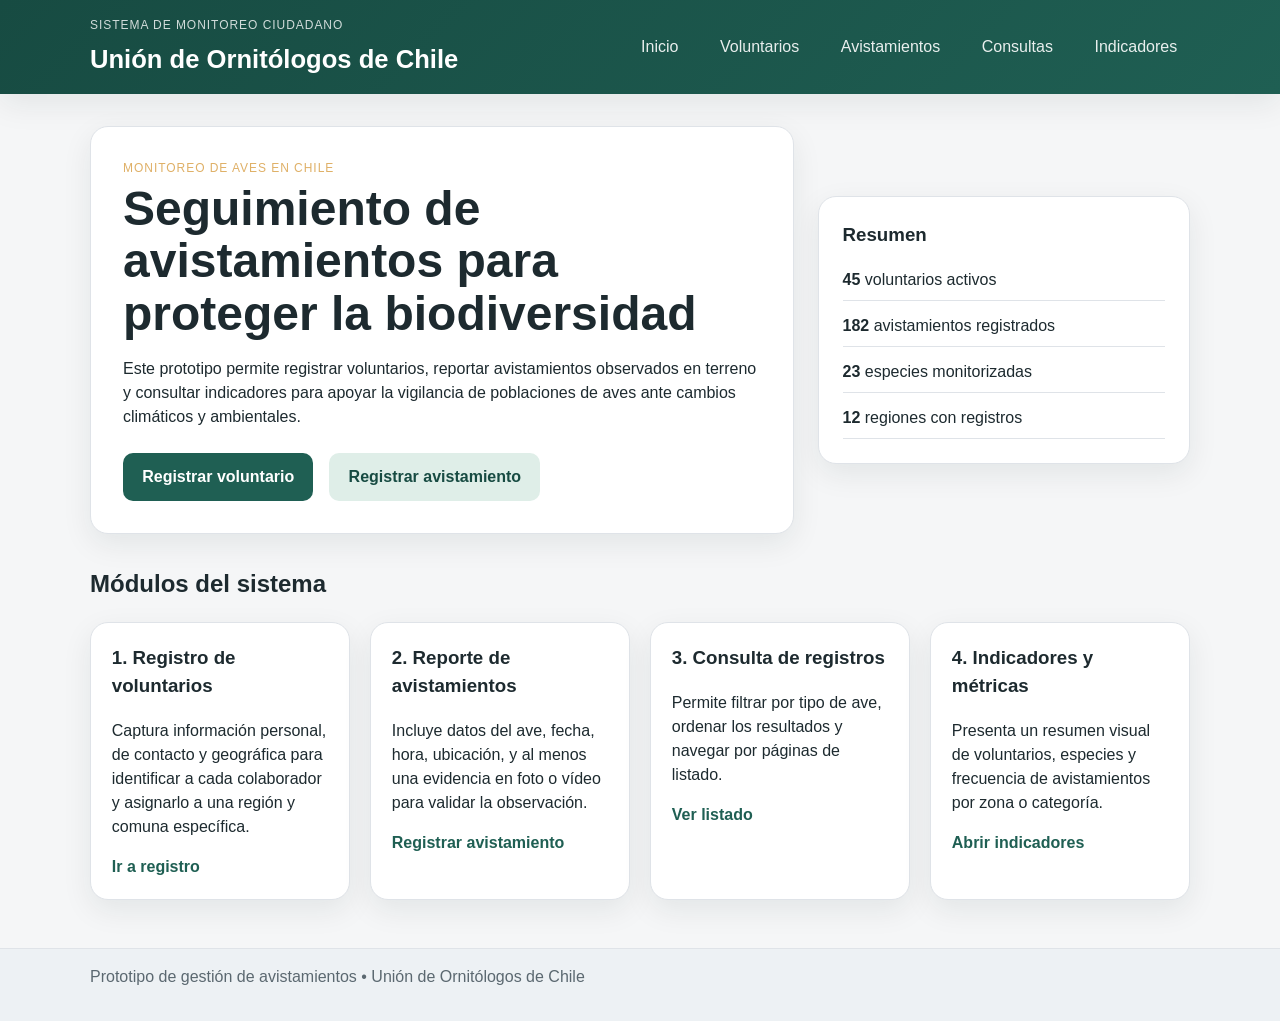
<file: index.html>
<!DOCTYPE html>
<html lang="es">
  <head>
    <meta charset="UTF-8" />
    <meta name="viewport" content="width=device-width, initial-scale=1.0" />
    <title>Unión de Ornitólogos de Chile</title>
    <link rel="stylesheet" href="styles.css" />
  </head>
  <body>
    <header class="site-header">
      <div class="container header-row">
        <div>
          <p class="eyebrow">Sistema de monitoreo ciudadano</p>
          <h1>Unión de Ornitólogos de Chile</h1>
        </div>
        <nav aria-label="Navegación principal" class="main-nav">
          <a href="index.html">Inicio</a>
          <a href="registro-voluntario.html">Voluntarios</a>
          <a href="nuevo-avistamiento.html">Avistamientos</a>
          <a href="consulta-avistamientos.html">Consultas</a>
          <a href="dashboard.html">Indicadores</a>
        </nav>
      </div>
    </header>

    <main class="container page-content">
      <section class="hero" aria-labelledby="titulo-principal">
        <div class="hero-copy">
          <p class="eyebrow accent">Monitoreo de aves en Chile</p>
          <h2 id="titulo-principal">Seguimiento de avistamientos para proteger la biodiversidad</h2>
          <p>
            Este prototipo permite registrar voluntarios, reportar avistamientos
            observados en terreno y consultar indicadores para apoyar la vigilancia
            de poblaciones de aves ante cambios climáticos y ambientales.
          </p>
          <div class="cta-group">
            <a class="button primary" href="registro-voluntario.html">Registrar voluntario</a>
            <a class="button secondary" href="nuevo-avistamiento.html">Registrar avistamiento</a>
          </div>
        </div>
        <aside class="hero-panel" aria-label="Resumen rápido del sistema">
          <h3>Resumen</h3>
          <ul>
            <li><strong>45</strong> voluntarios activos</li>
            <li><strong>182</strong> avistamientos registrados</li>
            <li><strong>23</strong> especies monitorizadas</li>
            <li><strong>12</strong> regiones con registros</li>
          </ul>
        </aside>
      </section>

      <section aria-labelledby="modulos-titulo" class="module-grid">
        <h2 id="modulos-titulo" class="section-title">Módulos del sistema</h2>

        <article class="card">
          <h3>1. Registro de voluntarios</h3>
          <p>
            Captura información personal, de contacto y geográfica para identificar
            a cada colaborador y asignarlo a una región y comuna específica.
          </p>
          <a href="registro-voluntario.html">Ir a registro</a>
        </article>

        <article class="card">
          <h3>2. Reporte de avistamientos</h3>
          <p>
            Incluye datos del ave, fecha, hora, ubicación, y al menos una evidencia
            en foto o vídeo para validar la observación.
          </p>
          <a href="nuevo-avistamiento.html">Registrar avistamiento</a>
        </article>

        <article class="card">
          <h3>3. Consulta de registros</h3>
          <p>
            Permite filtrar por tipo de ave, ordenar los resultados y navegar por
            páginas de listado.
          </p>
          <a href="consulta-avistamientos.html">Ver listado</a>
        </article>

        <article class="card">
          <h3>4. Indicadores y métricas</h3>
          <p>
            Presenta un resumen visual de voluntarios, especies y frecuencia de
            avistamientos por zona o categoría.
          </p>
          <a href="dashboard.html">Abrir indicadores</a>
        </article>
      </section>
    </main>

    <footer class="site-footer">
      <div class="container">
        <p>Prototipo de gestión de avistamientos • Unión de Ornitólogos de Chile</p>
      </div>
    </footer>
  </body>
</html>
</file>
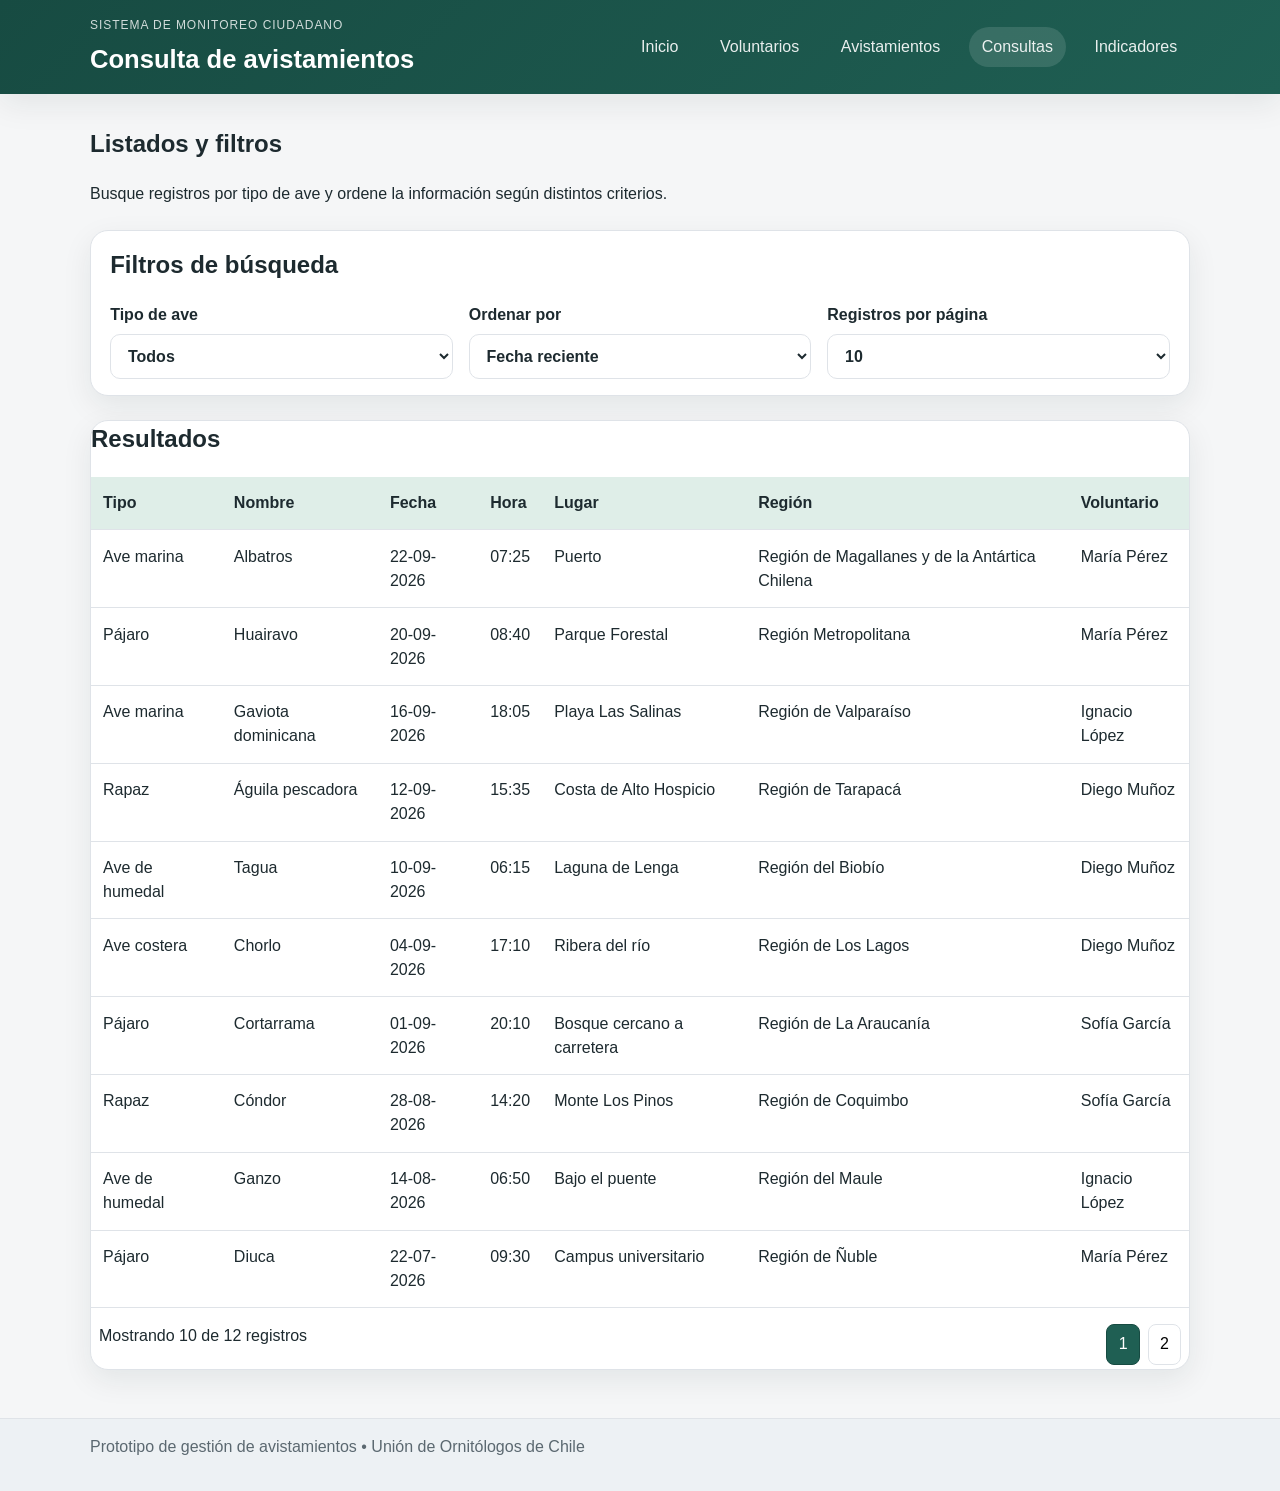
<file: consulta-avistamientos.html>
<!DOCTYPE html>
<html lang="es">
  <head>
    <meta charset="UTF-8" />
    <meta name="viewport" content="width=device-width, initial-scale=1.0" />
    <title>Consulta de avistamientos</title>
    <link rel="stylesheet" href="styles.css" />
  </head>
  <body>
    <header class="site-header">
      <div class="container header-row">
        <div>
          <p class="eyebrow">Sistema de monitoreo ciudadano</p>
          <h1>Consulta de avistamientos</h1>
        </div>
        <nav aria-label="Navegación principal" class="main-nav">
          <a href="index.html">Inicio</a>
          <a href="registro-voluntario.html">Voluntarios</a>
          <a href="nuevo-avistamiento.html">Avistamientos</a>
          <a href="consulta-avistamientos.html" class="active">Consultas</a>
          <a href="dashboard.html">Indicadores</a>
        </nav>
      </div>
    </header>

    <main class="container page-content">
      <section class="page-header">
        <h2>Listados y filtros</h2>
        <p>Busque registros por tipo de ave y ordene la información según distintos criterios.</p>
      </section>

      <section class="panel" aria-label="Filtros de búsqueda">
        <h2>Filtros de búsqueda</h2>
        <div class="filters">
          <label>
            <span>Tipo de ave</span>
            <select id="filterType">
              <option value="all">Todos</option>
              <option value="Pájaro">Pájaro</option>
              <option value="Ave marina">Ave marina</option>
              <option value="Rapaz">Rapaz</option>
              <option value="Ave de humedal">Ave de humedal</option>
              <option value="Ave costera">Ave costera</option>
              <option value="Otra">Otra</option>
            </select>
          </label>

          <label>
            <span>Ordenar por</span>
            <select id="sortOrder">
              <option value="fecha-desc">Fecha reciente</option>
              <option value="fecha-asc">Fecha antigua</option>
              <option value="lugar-asc">Lugar A-Z</option>
              <option value="lugar-desc">Lugar Z-A</option>
            </select>
          </label>

          <label>
            <span>Registros por página</span>
            <select id="pageSize">
              <option value="5">5</option>
              <option value="10" selected>10</option>
              <option value="20">20</option>
            </select>
          </label>
        </div>
      </section>

      <section class="table-panel">
        <h2>Resultados</h2>
        <table>
          <thead>
            <tr>
              <th>Tipo</th>
              <th>Nombre</th>
              <th>Fecha</th>
              <th>Hora</th>
              <th>Lugar</th>
              <th>Región</th>
              <th>Voluntario</th>
            </tr>
          </thead>
          <tbody id="observationsTableBody"></tbody>
        </table>

        <div class="table-footer">
          <p id="tableSummary">Mostrando 0 registros</p>
          <div class="pagination" id="pagination" role="navigation" aria-label="Paginación de resultados"></div>
        </div>
      </section>
    </main>

    <footer class="site-footer">
      <div class="container">
        <p>Prototipo de gestión de avistamientos • Unión de Ornitólogos de Chile</p>
      </div>
    </footer>

    <script src="script.js"></script>
  </body>
</html>
</file>
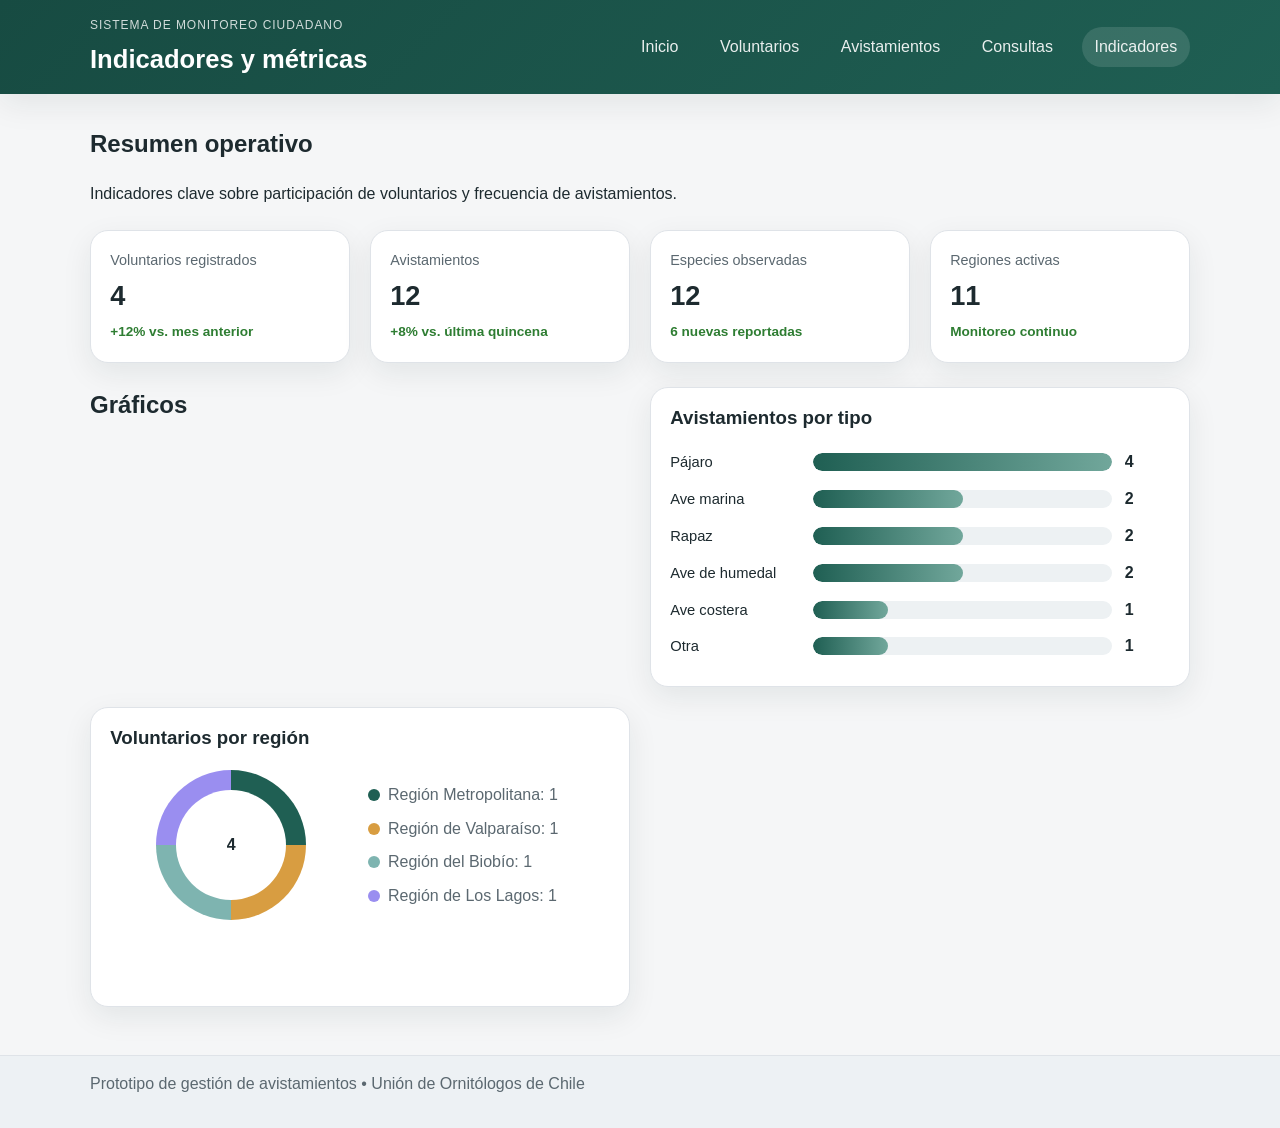
<file: dashboard.html>
<!DOCTYPE html>
<html lang="es">
  <head>
    <meta charset="UTF-8" />
    <meta name="viewport" content="width=device-width, initial-scale=1.0" />
    <title>Indicadores y métricas</title>
    <link rel="stylesheet" href="styles.css" />
  </head>
  <body>
    <header class="site-header">
      <div class="container header-row">
        <div>
          <p class="eyebrow">Sistema de monitoreo ciudadano</p>
          <h1>Indicadores y métricas</h1>
        </div>
        <nav aria-label="Navegación principal" class="main-nav">
          <a href="index.html">Inicio</a>
          <a href="registro-voluntario.html">Voluntarios</a>
          <a href="nuevo-avistamiento.html">Avistamientos</a>
          <a href="consulta-avistamientos.html">Consultas</a>
          <a href="dashboard.html" class="active">Indicadores</a>
        </nav>
      </div>
    </header>

    <main class="container page-content">
      <section class="page-header">
        <h2>Resumen operativo</h2>
        <p>Indicadores clave sobre participación de voluntarios y frecuencia de avistamientos.</p>
      </section>

      <section class="summary-grid" id="dashboardSummary" aria-label="Resumen operativo">
        <h2 class="sr-only">Resumen operativo</h2>
      </section>

      <section class="charts-grid" aria-label="Gráficos de indicadores">
        <h2 class="sr-only">Gráficos</h2>
        <article class="panel chart-panel">
          <h3>Avistamientos por tipo</h3>
          <div id="barChart" class="bar-chart" role="img" aria-label="Gráfico de barras por tipo de ave"></div>
        </article>

        <article class="panel chart-panel">
          <h3>Voluntarios por región</h3>
          <div id="donutChart" class="donut-chart" role="img" aria-label="Gráfico circular por región"></div>
        </article>
      </section>
    </main>

    <footer class="site-footer">
      <div class="container">
        <p>Prototipo de gestión de avistamientos • Unión de Ornitólogos de Chile</p>
      </div>
    </footer>

    <script src="script.js"></script>
  </body>
</html>
</file>
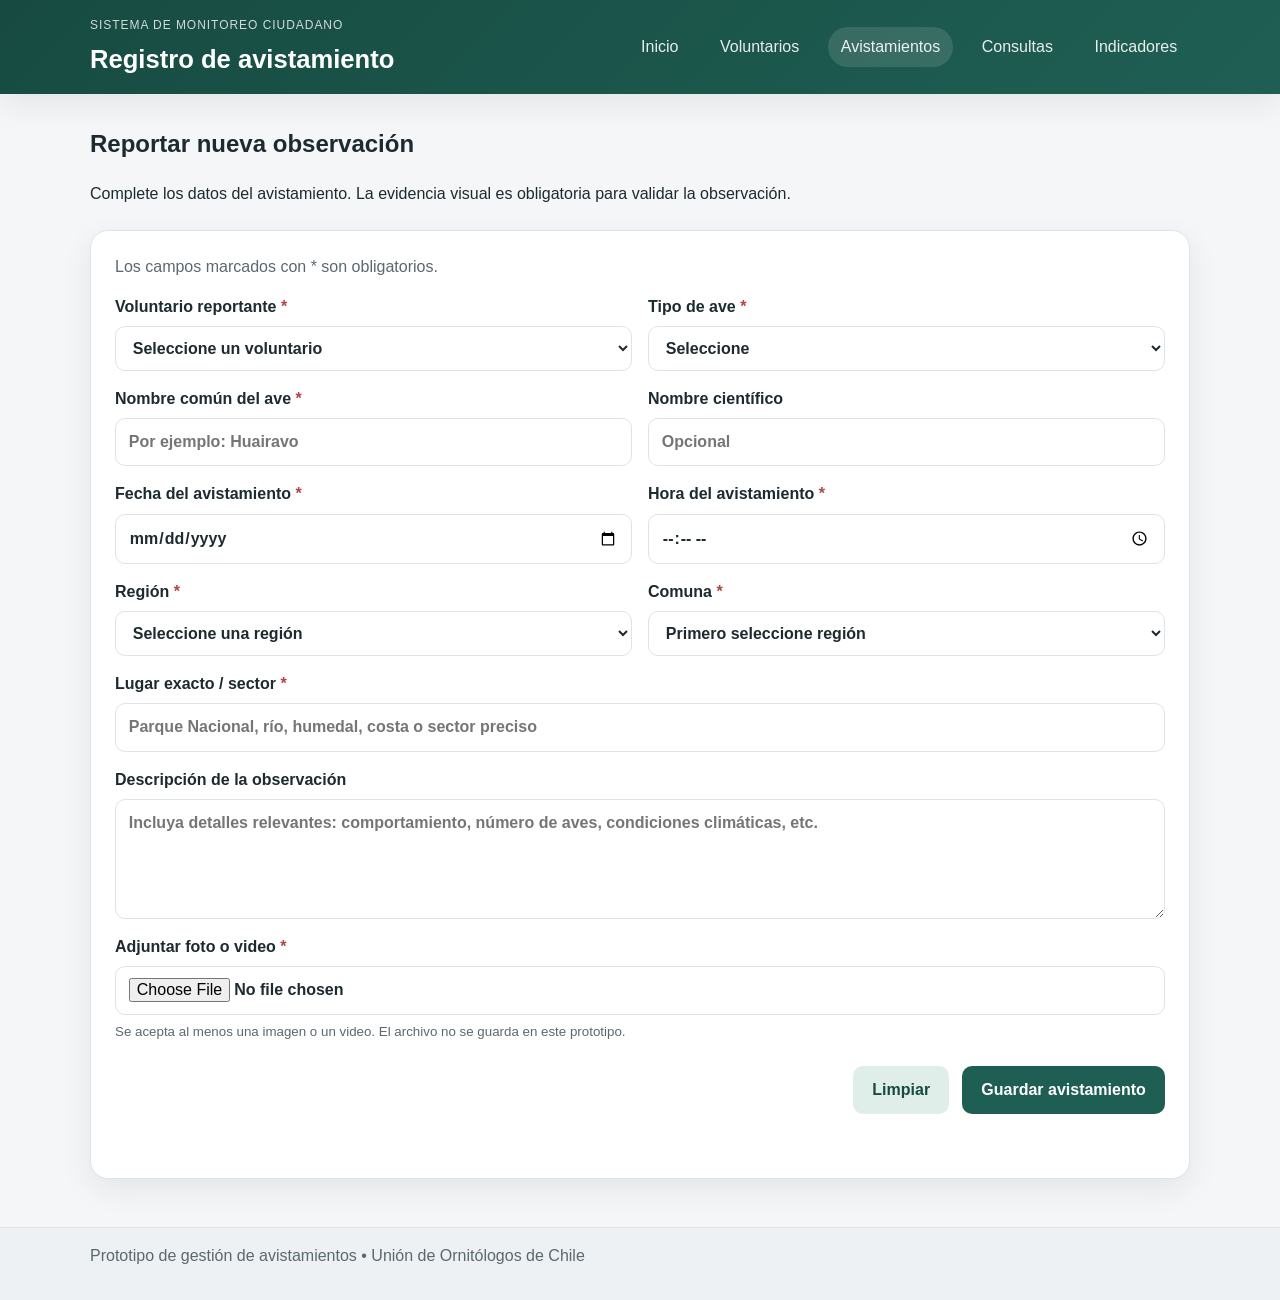
<file: nuevo-avistamiento.html>
<!DOCTYPE html>
<html lang="es">
  <head>
    <meta charset="UTF-8" />
    <meta name="viewport" content="width=device-width, initial-scale=1.0" />
    <title>Nuevo avistamiento</title>
    <link rel="stylesheet" href="styles.css" />
  </head>
  <body>
    <header class="site-header">
      <div class="container header-row">
        <div>
          <p class="eyebrow">Sistema de monitoreo ciudadano</p>
          <h1>Registro de avistamiento</h1>
        </div>
        <nav aria-label="Navegación principal" class="main-nav">
          <a href="index.html">Inicio</a>
          <a href="registro-voluntario.html">Voluntarios</a>
          <a href="nuevo-avistamiento.html" class="active">Avistamientos</a>
          <a href="consulta-avistamientos.html">Consultas</a>
          <a href="dashboard.html">Indicadores</a>
        </nav>
      </div>
    </header>

    <main class="container page-content">
      <section class="page-header">
        <h2>Reportar nueva observación</h2>
        <p>
          Complete los datos del avistamiento. La evidencia visual es obligatoria para
          validar la observación.
        </p>
      </section>

      <form id="observationForm" novalidate class="form-card" aria-describedby="observationHelp">
        <p id="observationHelp" class="form-help">
          Los campos marcados con <span class="required-mark">*</span> son obligatorios.
        </p>

        <div class="form-grid">
          <label>
            <span>Voluntario reportante <span class="required-mark">*</span></span>
            <select id="voluntario" name="voluntario">
              <option value="">Seleccione un voluntario</option>
            </select>
          </label>

          <label>
            <span>Tipo de ave <span class="required-mark">*</span></span>
            <select id="tipoAve" name="tipoAve">
              <option value="">Seleccione</option>
              <option value="Pájaro">Pájaro</option>
              <option value="Ave marina">Ave marina</option>
              <option value="Rapaz">Rapaz</option>
              <option value="Ave de humedal">Ave de humedal</option>
              <option value="Ave costera">Ave costera</option>
              <option value="Otra">Otra</option>
            </select>
          </label>

          <label>
            <span>Nombre común del ave <span class="required-mark">*</span></span>
            <input type="text" id="nombreAve" name="nombreAve" maxlength="80" placeholder="Por ejemplo: Huairavo" />
          </label>

          <label>
            <span>Nombre científico</span>
            <input type="text" id="cientificoAve" name="cientificoAve" maxlength="100" placeholder="Opcional" />
          </label>

          <label>
            <span>Fecha del avistamiento <span class="required-mark">*</span></span>
            <input type="date" id="fechaAvistamiento" name="fechaAvistamiento" />
          </label>

          <label>
            <span>Hora del avistamiento <span class="required-mark">*</span></span>
            <input type="time" id="horaAvistamiento" name="horaAvistamiento" />
          </label>

          <label>
            <span>Región <span class="required-mark">*</span></span>
            <select id="regionObservacion" name="regionObservacion">
              <option value="">Seleccione una región</option>
            </select>
          </label>

          <label>
            <span>Comuna <span class="required-mark">*</span></span>
            <select id="comunaObservacion" name="comunaObservacion">
              <option value="">Primero seleccione región</option>
            </select>
          </label>

          <label class="full-width">
            <span>Lugar exacto / sector <span class="required-mark">*</span></span>
            <input type="text" id="lugar" name="lugar" maxlength="200" placeholder="Parque Nacional, río, humedal, costa o sector preciso" />
          </label>

          <label class="full-width">
            <span>Descripción de la observación</span>
            <textarea id="descripcion" name="descripcion" rows="4" maxlength="500" placeholder="Incluya detalles relevantes: comportamiento, número de aves, condiciones climáticas, etc."></textarea>
          </label>

          <label class="full-width file-picker">
            <span>Adjuntar foto o video <span class="required-mark">*</span></span>
            <input type="file" id="archivo" name="archivo" accept="image/*,video/*" />
            <small>Se acepta al menos una imagen o un video. El archivo no se guarda en este prototipo.</small>
          </label>
        </div>

        <div class="actions">
          <button type="reset" class="button secondary">Limpiar</button>
          <button type="submit" class="button primary">Guardar avistamiento</button>
        </div>

        <div id="observationMessage" class="form-message" aria-live="polite"></div>
      </form>
    </main>

    <footer class="site-footer">
      <div class="container">
        <p>Prototipo de gestión de avistamientos • Unión de Ornitólogos de Chile</p>
      </div>
    </footer>

    <script src="script.js"></script>
  </body>
</html>
</file>
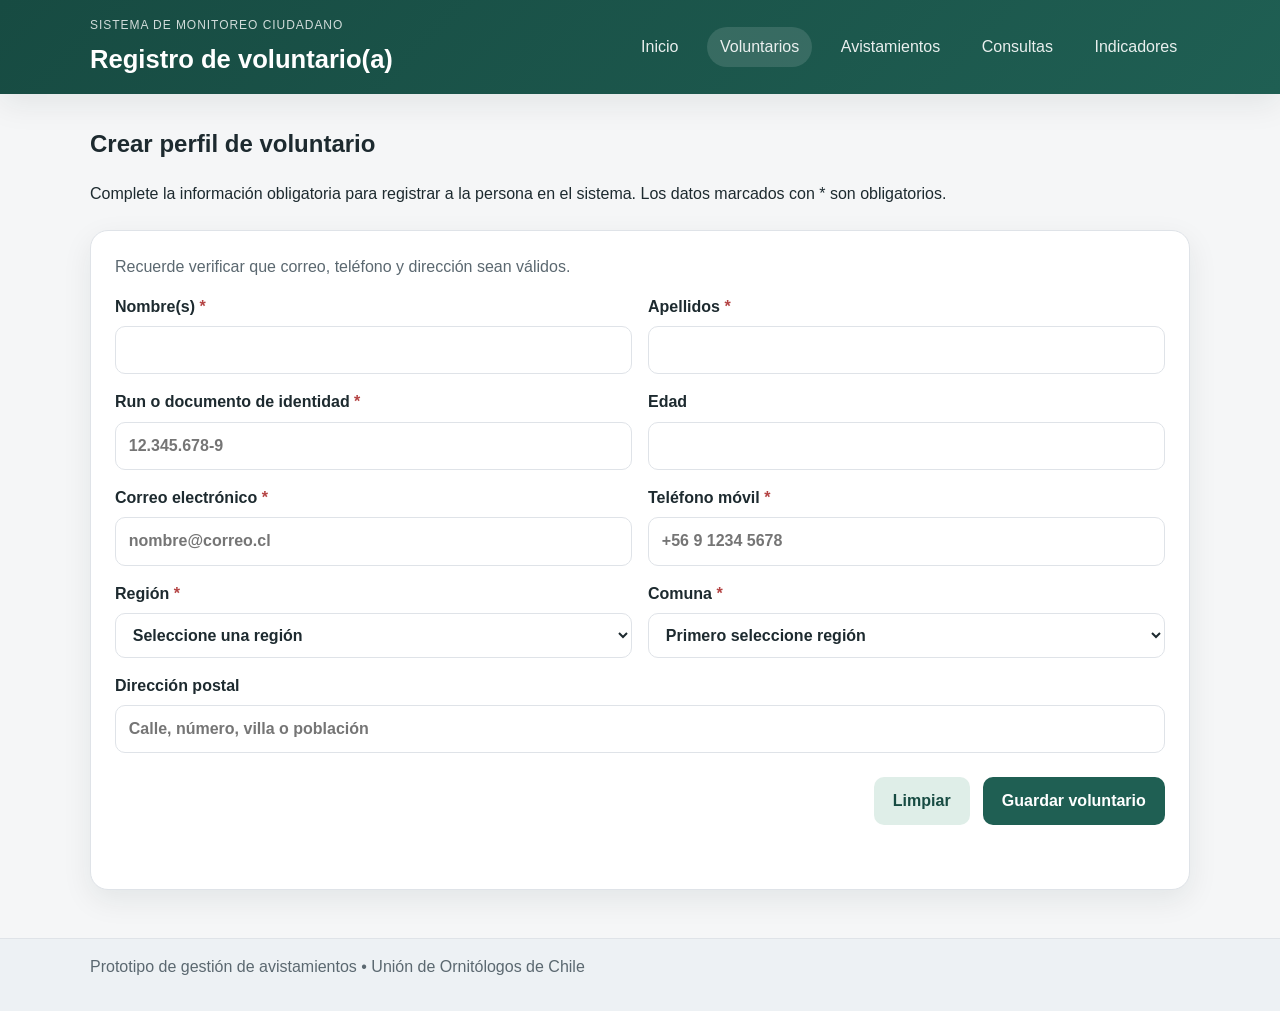
<file: registro-voluntario.html>
<!DOCTYPE html>
<html lang="es">
  <head>
    <meta charset="UTF-8" />
    <meta name="viewport" content="width=device-width, initial-scale=1.0" />
    <title>Registro de voluntario</title>
    <link rel="stylesheet" href="styles.css" />
  </head>
  <body>
    <header class="site-header">
      <div class="container header-row">
        <div>
          <p class="eyebrow">Sistema de monitoreo ciudadano</p>
          <h1>Registro de voluntario(a)</h1>
        </div>
        <nav aria-label="Navegación principal" class="main-nav">
          <a href="index.html">Inicio</a>
          <a href="registro-voluntario.html" class="active">Voluntarios</a>
          <a href="nuevo-avistamiento.html">Avistamientos</a>
          <a href="consulta-avistamientos.html">Consultas</a>
          <a href="dashboard.html">Indicadores</a>
        </nav>
      </div>
    </header>

    <main class="container page-content">
      <section class="page-header">
        <h2>Crear perfil de voluntario</h2>
        <p>
          Complete la información obligatoria para registrar a la persona en el
          sistema. Los datos marcados con <span class="required-mark">*</span> son obligatorios.
        </p>
      </section>

      <form id="volunteerForm" novalidate class="form-card" aria-describedby="volunteerHelp">
        <p id="volunteerHelp" class="form-help">
          Recuerde verificar que correo, teléfono y dirección sean válidos.
        </p>

        <div class="form-grid">
          <label>
            <span>Nombre(s) <span class="required-mark">*</span></span>
            <input type="text" id="nombre" name="nombre" maxlength="60" />
          </label>

          <label>
            <span>Apellidos <span class="required-mark">*</span></span>
            <input type="text" id="apellidos" name="apellidos" maxlength="80" />
          </label>

          <label>
            <span>Run o documento de identidad <span class="required-mark">*</span></span>
            <input type="text" id="documento" name="documento" placeholder="12.345.678-9" maxlength="12" />
          </label>

          <label>
            <span>Edad</span>
            <input type="number" id="edad" name="edad" min="10" max="120" />
          </label>

          <label>
            <span>Correo electrónico <span class="required-mark">*</span></span>
            <input type="email" id="email" name="email" maxlength="100" placeholder="nombre@correo.cl" />
          </label>

          <label>
            <span>Teléfono móvil <span class="required-mark">*</span></span>
            <input type="tel" id="telefono" name="telefono" maxlength="15" placeholder="+56 9 1234 5678" />
          </label>

          <label>
            <span>Región <span class="required-mark">*</span></span>
            <select id="region" name="region">
              <option value="">Seleccione una región</option>
            </select>
          </label>

          <label>
            <span>Comuna <span class="required-mark">*</span></span>
            <select id="comuna" name="comuna">
              <option value="">Primero seleccione región</option>
            </select>
          </label>

          <label class="full-width">
            <span>Dirección postal</span>
            <input type="text" id="direccion" name="direccion" maxlength="200" placeholder="Calle, número, villa o población" />
          </label>
        </div>

        <div class="actions">
          <button type="reset" class="button secondary">Limpiar</button>
          <button type="submit" class="button primary">Guardar voluntario</button>
        </div>

        <div id="volunteerMessage" class="form-message" aria-live="polite"></div>
      </form>
    </main>

    <footer class="site-footer">
      <div class="container">
        <p>Prototipo de gestión de avistamientos • Unión de Ornitólogos de Chile</p>
      </div>
    </footer>

    <script src="script.js"></script>
  </body>
</html>
</file>
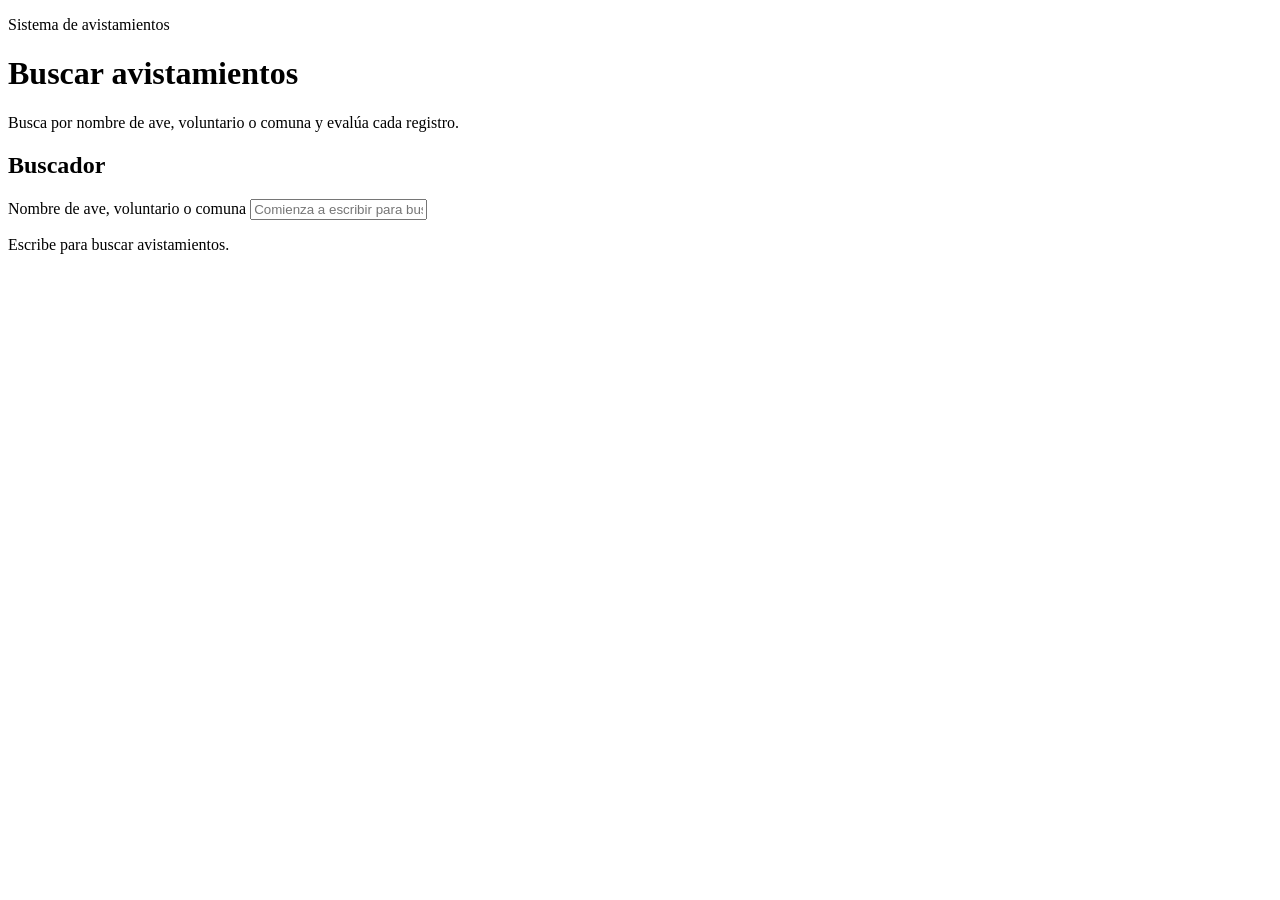
<file: springboot/src/main/resources/templates/buscador.html>
<!DOCTYPE html>
<html lang="es" xmlns:th="http://www.thymeleaf.org">
<head>
  <meta charset="UTF-8">
  <meta name="viewport" content="width=device-width, initial-scale=1">
  <title>Buscador de avistamientos</title>
  <link rel="stylesheet" th:href="@{/css/buscador.css}">
  <script th:src="@{/js/buscador.js}" defer></script>
</head>
<body>
  <main class="container">
    <header class="page-header">
      <p class="eyebrow">Sistema de avistamientos</p>
      <h1>Buscar avistamientos</h1>
      <p>Busca por nombre de ave, voluntario o comuna y evalúa cada registro.</p>
    </header>

    <section class="panel" aria-labelledby="search-title">
      <h2 id="search-title">Buscador</h2>
      <form id="search-form" role="search">
        <label for="search-input">Nombre de ave, voluntario o comuna</label>
        <input id="search-input" name="q" type="text" autocomplete="off"
               placeholder="Comienza a escribir para buscar" aria-describedby="search-status">
      </form>
      <p id="search-status" class="status" role="status" aria-live="polite">Escribe para buscar avistamientos.</p>

      <div id="results-wrap" class="table-wrap" hidden>
        <table>
          <thead>
            <tr>
              <th scope="col">Voluntario</th>
              <th scope="col">Día</th>
              <th scope="col">Ave</th>
              <th scope="col">Comuna</th>
              <th scope="col">Nota promedio</th>
              <th scope="col">Evaluar</th>
            </tr>
          </thead>
          <tbody id="results"></tbody>
        </table>
      </div>
    </section>
  </main>
</body>
</html>
</file>
<file: styles.css>
:root {
  --primary: #1f5f53;
  --primary-dark: #174b42;
  --primary-soft: #dfeee8;
  --accent: #d89d41;
  --text: #1d2a2f;
  --muted: #5b6870;
  --border: #dfe3e8;
  --surface: #ffffff;
  --background: #f5f6f7;
  --danger: #b44343;
  --success: #2e7d32;
  --shadow: 0 10px 30px rgba(16, 39, 43, 0.08);
}

* {
  box-sizing: border-box;
}

html {
  scroll-behavior: smooth;
}

body {
  margin: 0;
  font-family: Arial, Helvetica, sans-serif;
  background: var(--background);
  color: var(--text);
  line-height: 1.5;
}

img {
  max-width: 100%;
  display: block;
}

a {
  color: var(--primary);
  text-decoration: none;
}

a:hover {
  text-decoration: underline;
}

button,
input,
select,
textarea {
  font: inherit;
}

.container {
  width: min(1100px, calc(100% - 2rem));
  margin: 0 auto;
}

.site-header {
  background: linear-gradient(135deg, var(--primary-dark), var(--primary));
  color: #fff;
  padding: 1rem 0;
  box-shadow: var(--shadow);
}

.header-row {
  display: flex;
  justify-content: space-between;
  align-items: center;
  gap: 1rem;
  flex-wrap: wrap;
}

.eyebrow {
  margin: 0 0 0.35rem;
  text-transform: uppercase;
  letter-spacing: 0.08em;
  font-size: 0.75rem;
  opacity: 0.8;
}

h1,
h2,
h3,
p {
  margin-top: 0;
}

.site-header h1 {
  margin: 0;
  font-size: clamp(1.6rem, 2vw, 2.3rem);
}

.main-nav {
  display: flex;
  gap: 1rem;
  flex-wrap: wrap;
}

.main-nav a {
  color: rgba(255, 255, 255, 0.9);
  padding: 0.5rem 0.8rem;
  border-radius: 999px;
}

.main-nav a.active,
.main-nav a:hover {
  background: rgba(255, 255, 255, 0.12);
  text-decoration: none;
}

.page-content {
  padding: 2rem 0 3rem;
}

.hero {
  display: grid;
  grid-template-columns: 1.7fr 0.9fr;
  gap: 1.5rem;
  align-items: center;
  margin-bottom: 2rem;
}

.hero-copy,
.hero-panel,
.card,
.panel,
.form-card,
.table-panel {
  background: var(--surface);
  border: 1px solid var(--border);
  border-radius: 18px;
  box-shadow: var(--shadow);
}

.hero-copy {
  padding: 2rem;
}

.hero-copy h2 {
  font-size: clamp(2rem, 4vw, 3rem);
  line-height: 1.1;
  margin-bottom: 1rem;
}

.accent {
  color: var(--accent);
}

.cta-group {
  display: flex;
  gap: 1rem;
  flex-wrap: wrap;
  margin-top: 1.5rem;
}

.button {
  display: inline-flex;
  align-items: center;
  justify-content: center;
  min-height: 2.8rem;
  padding: 0.75rem 1.2rem;
  border: 0;
  border-radius: 10px;
  font-weight: 700;
  cursor: pointer;
  transition: transform 0.2s ease, opacity 0.2s ease;
}

.button:hover {
  transform: translateY(-1px);
  text-decoration: none;
}

.button.primary {
  background: var(--primary);
  color: #fff;
}

.button.secondary {
  background: var(--primary-soft);
  color: var(--primary-dark);
}

.hero-panel {
  padding: 1.5rem;
}

.hero-panel ul {
  list-style: none;
  padding: 0;
  margin: 1rem 0 0;
  display: grid;
  gap: 0.8rem;
}

.hero-panel li {
  border-bottom: 1px solid var(--border);
  padding-bottom: 0.5rem;
}

.module-grid,
.summary-grid,
.charts-grid {
  display: grid;
  gap: 1.25rem;
}

.module-grid {
  grid-template-columns: repeat(4, minmax(0, 1fr));
  margin-top: 2rem;
}

.card {
  padding: 1.3rem;
}

.card a {
  font-weight: 700;
}

.section-title {
  grid-column: 1 / -1;
  margin: 0;
}

.page-header {
  margin-bottom: 1.5rem;
}

.form-card {
  padding: 1.5rem;
}

.form-help {
  color: var(--muted);
  margin-bottom: 1rem;
}

.form-grid {
  display: grid;
  grid-template-columns: repeat(2, minmax(0, 1fr));
  gap: 1rem;
}

label {
  display: flex;
  flex-direction: column;
  gap: 0.45rem;
  font-weight: 600;
  color: var(--text);
}

label .required-mark {
  color: var(--danger);
}

input,
select,
textarea {
  width: 100%;
  min-height: 2.8rem;
  padding: 0.7rem 0.8rem;
  border: 1px solid var(--border);
  border-radius: 10px;
  background: #fff;
  color: var(--text);
}

textarea {
  min-height: 110px;
  resize: vertical;
}

.full-width {
  grid-column: 1 / -1;
}

.file-picker small {
  color: var(--muted);
  font-weight: 400;
}

.actions {
  display: flex;
  justify-content: flex-end;
  gap: 0.8rem;
  margin-top: 1.5rem;
  flex-wrap: wrap;
}

.form-message {
  min-height: 1.5rem;
  margin-top: 1rem;
  font-weight: 700;
}

.form-message.error {
  color: var(--danger);
}

.form-message.success {
  color: var(--success);
}

.filters {
  display: grid;
  grid-template-columns: repeat(3, minmax(0, 1fr));
  gap: 1rem;
  align-items: end;
}

.panel {
  padding: 1rem 1.2rem;
}

.table-panel {
  margin-top: 1.5rem;
  overflow: hidden;
}

table {
  width: 100%;
  border-collapse: collapse;
}

th,
td {
  padding: 0.9rem 0.75rem;
  border-bottom: 1px solid var(--border);
  text-align: left;
  vertical-align: top;
}

th {
  background: var(--primary-soft);
}

.table-footer {
  display: flex;
  justify-content: space-between;
  align-items: center;
  gap: 1rem;
  flex-wrap: wrap;
  padding: 1rem 0.5rem 0.25rem;
}

.pagination {
  display: flex;
  flex-wrap: wrap;
  gap: 0.5rem;
}

.page-btn {
  border: 1px solid var(--border);
  background: #fff;
  border-radius: 8px;
  padding: 0.45rem 0.7rem;
  cursor: pointer;
}

.page-btn.active {
  background: var(--primary);
  color: #fff;
  border-color: var(--primary-dark);
}

.summary-grid {
  grid-template-columns: repeat(4, minmax(0, 1fr));
}

.kpi-card {
  background: var(--surface);
  border: 1px solid var(--border);
  border-radius: 18px;
  box-shadow: var(--shadow);
  padding: 1.2rem;
}

.kpi-card .label {
  color: var(--muted);
  font-size: 0.9rem;
}

.kpi-card .value {
  font-size: clamp(1.7rem, 2vw, 2.2rem);
  font-weight: 700;
  margin: 0.3rem 0;
}

.kpi-card .trend {
  color: var(--success);
  font-weight: 600;
  font-size: 0.85rem;
}

.charts-grid {
  grid-template-columns: repeat(2, minmax(0, 1fr));
  margin-top: 1.5rem;
}

.chart-panel {
  min-height: 300px;
}

.bar-chart {
  display: flex;
  flex-direction: column;
  gap: 0.8rem;
  margin-top: 1rem;
}

.bar-row {
  display: grid;
  grid-template-columns: 130px 1fr 45px;
  gap: 0.8rem;
  align-items: center;
}

.bar-label {
  font-size: 0.92rem;
}

.bar-track {
  height: 18px;
  border-radius: 9px;
  background: #edf1f3;
  overflow: hidden;
}

.bar-fill {
  height: 100%;
  border-radius: 9px;
  background: linear-gradient(90deg, var(--primary), #71a79b);
}

.donut-chart {
  display: grid;
  grid-template-columns: repeat(2, minmax(0, 1fr));
  gap: 1rem;
  margin-top: 1rem;
  align-items: center;
}

.donut-wrap {
  position: relative;
  width: 150px;
  height: 150px;
  margin: 0 auto;
}

.donut {
  width: 100%;
  height: 100%;
  border-radius: 50%;
  background: conic-gradient(var(--primary) 0 50%, #d89d41 50% 75%, #7eb4b0 75% 100%);
}

.donut-center {
  position: absolute;
  inset: 20px;
  border-radius: 50%;
  background: #fff;
  display: grid;
  place-items: center;
  font-weight: 700;
}

.legend {
  display: grid;
  gap: 0.6rem;
  align-content: center;
}

.legend-item {
  display: flex;
  align-items: center;
  gap: 0.5rem;
  color: var(--muted);
}

.dot {
  width: 12px;
  height: 12px;
  border-radius: 50%;
  display: inline-block;
}

@media (max-width: 900px) {
  .module-grid,
  .summary-grid,
  .charts-grid,
  .form-grid,
  .filters {
    grid-template-columns: 1fr 1fr;
  }

  .hero {
    grid-template-columns: 1fr;
  }
}

@media (max-width: 640px) {
  .module-grid,
  .summary-grid,
  .charts-grid,
  .form-grid,
  .filters {
    grid-template-columns: 1fr;
  }

  .header-row,
  .table-footer {
    align-items: flex-start;
    flex-direction: column;
  }

  th:nth-child(6),
  td:nth-child(6),
  th:nth-child(7),
  td:nth-child(7) {
    display: none;
  }
}

.site-footer {
  background: #edf1f4;
  border-top: 1px solid var(--border);
  color: var(--muted);
  padding: 1rem 0;
}
</file>
